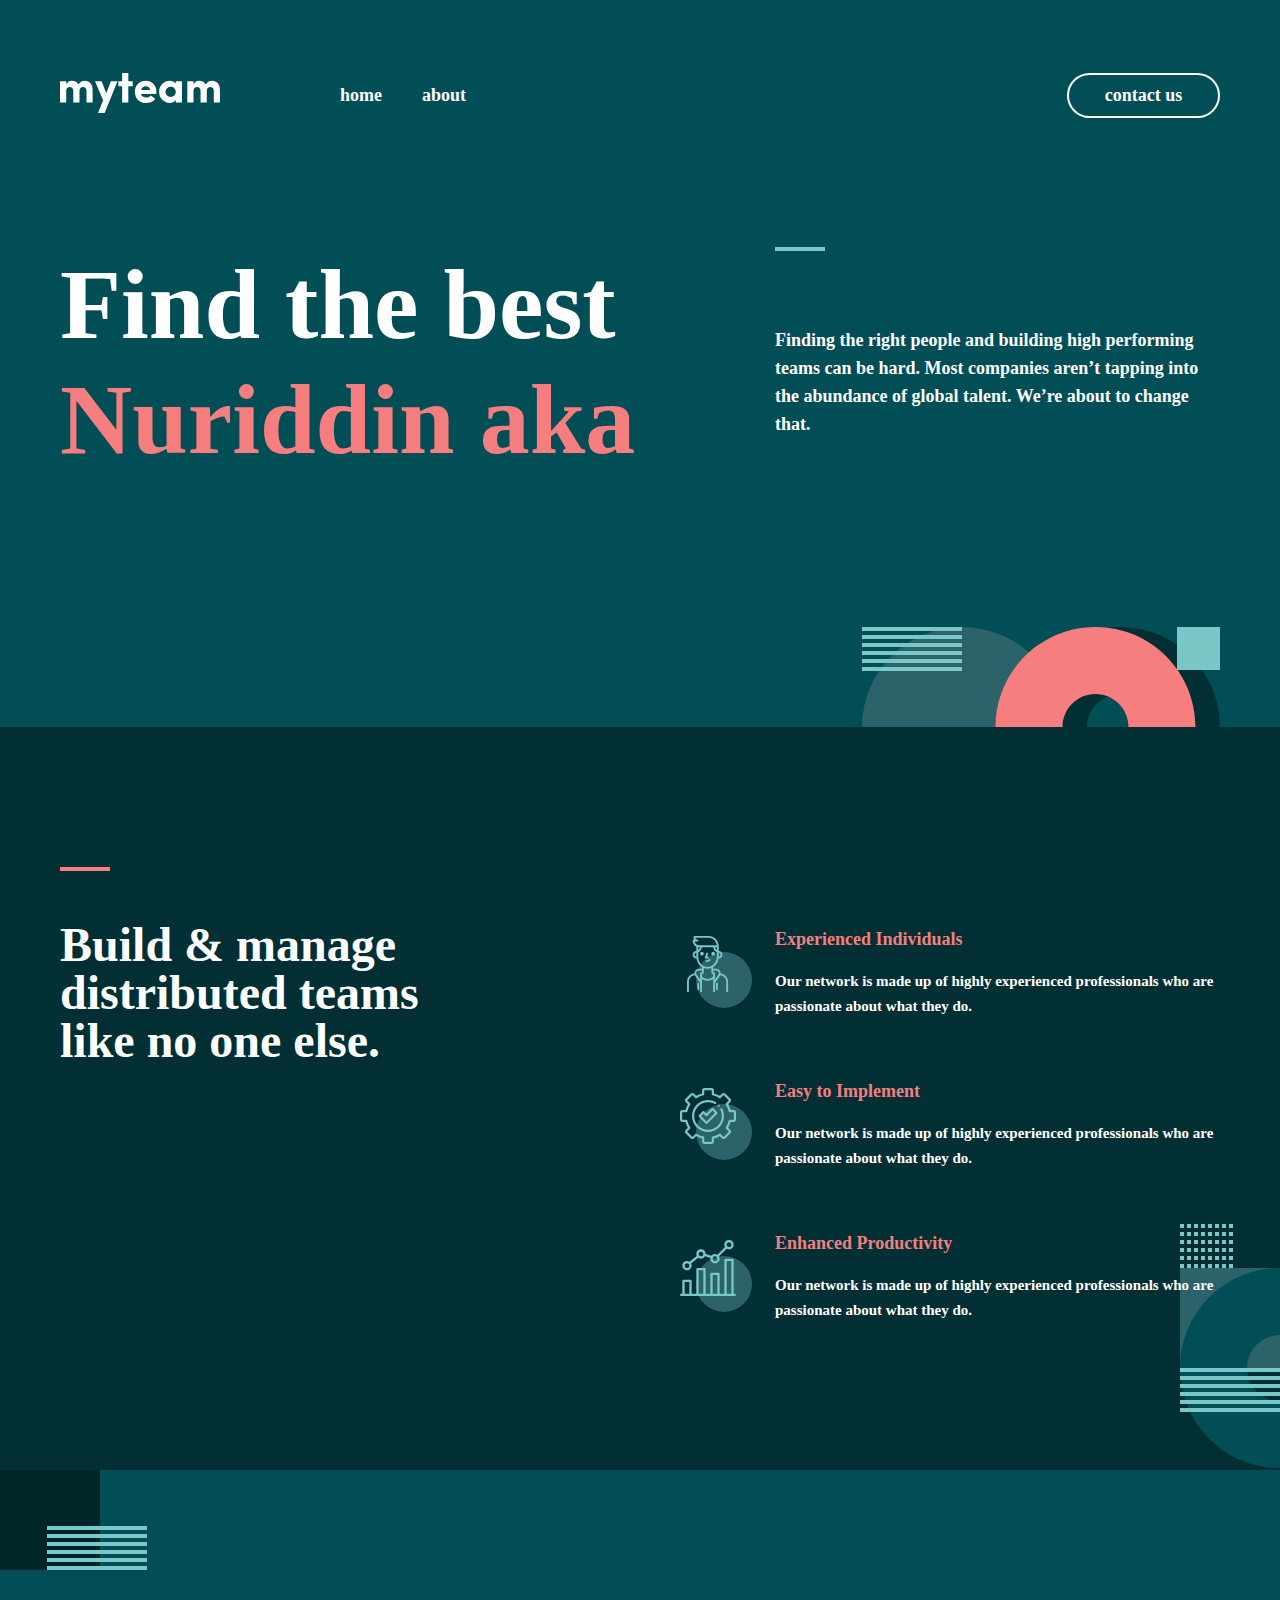
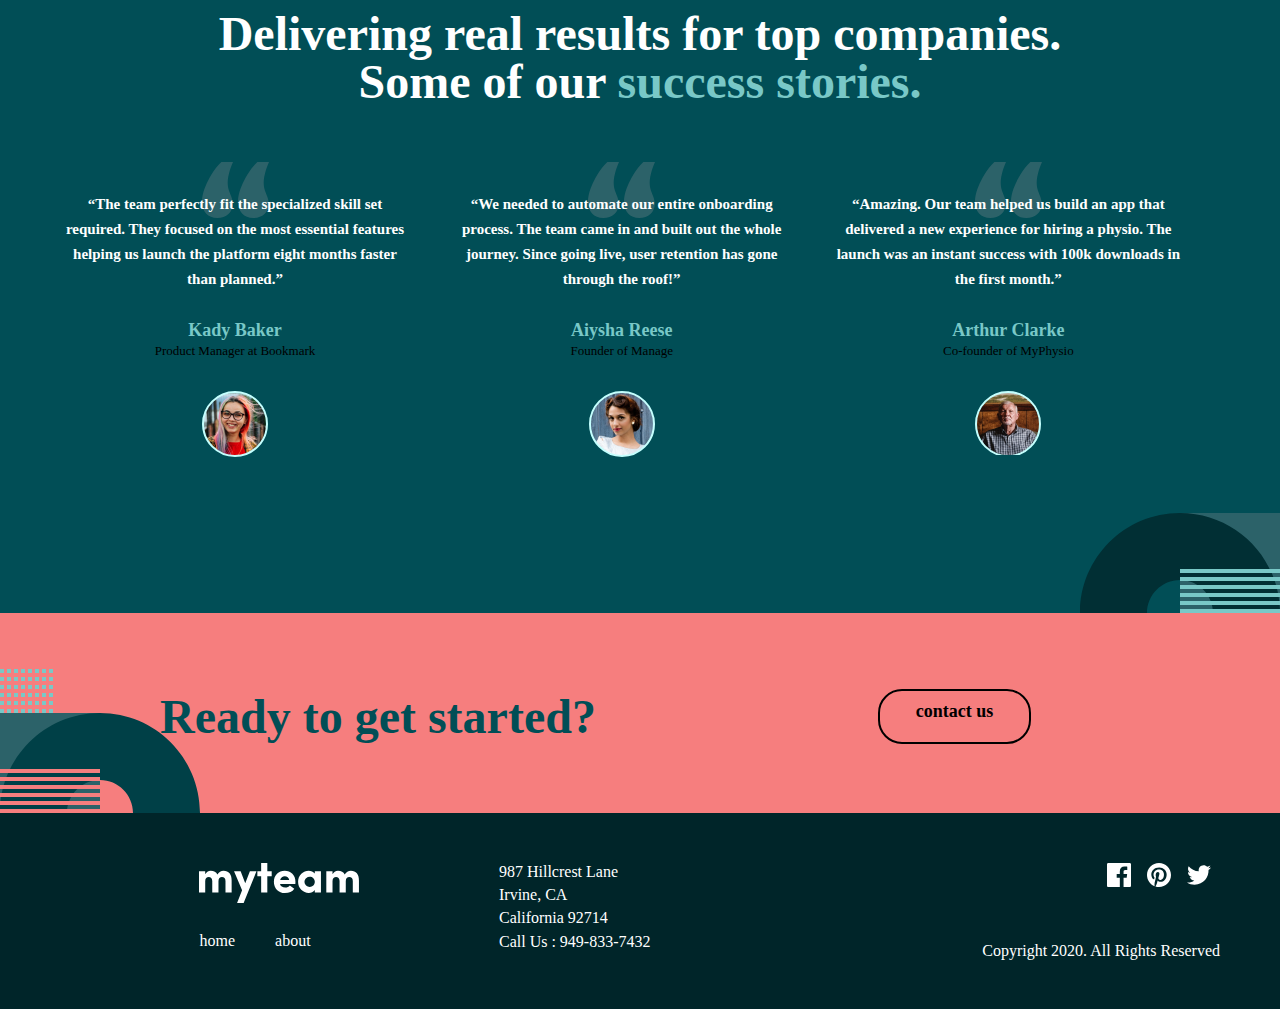
<file: index.html>
<!DOCTYPE html>
<html lang="en">
  <head>
    <meta charset="UTF-8" />
    <meta name="viewport" content="width=device-width, initial-scale=1.0" />
    <!-- <link rel="stylesheet" href="/css/minifiy.css" /> -->
    <link rel="stylesheet" href="/css/normalize.css" />
    <link rel="stylesheet" href="/css/main.css" />
    <title>Myteam</title>
  </head>
  <body>
    <header class="site-header">
      <div class="container">
        <div class="header-top header">
          <div class="header__logo-wraper">
            <a class="header__logo-link" href="/">
              <img
                src="/site_imgs/site_logo.svg"
                alt="site logo"
                width="160"
                height="40"
              />
            </a>
            <ul class="header__navlist navlist">
              <li class="navlist__item">
                <a class="navlist__link" href="#">home</a>
              </li>
              <li class="navlist__item">
                <a class="navlist__link" href="/stuyl.html">about</a>
              </li>
            </ul>
          </div>
          <a class="header__contact-link" href="/main.html">contact us</a>
        </div>
      </div>
    </header>
    <main class="site-min">
      <section class="hero-section">
        <div class="container">
          <div class="hero">
            <div class="hero__titel-wrapper">
              <h1 class="hero__titel">
                Find the best
                <span class="hero__titel hero__titel--color">Nuriddin aka</span>
              </h1>
            </div>
            <div class="hero__text-wrapper">
              <p class="hero__text">
                Finding the right people and building high performing teams can
                be hard. Most companies aren’t tapping into the abundance of
                global talent. We’re about to change that.
              </p>
            </div>
          </div>
        </div>
      </section>
      <section class="site-build">
        <div class="sit__bg-img">
          <div class="container">
            <div class="bulid">
              <div class="build__titel-wrapper">
                <span class="build__line"></span>
                <h2 class="build__titel">
                  Build & manage distributed teams like no one else.
                </h2>
              </div>
              <div class="build__list-wrapper">
                <ul class="bulid__list">
                  <li class="build__item">
                    <img
                      class="build__avatar-img"
                      src="/site_imgs/buil_img1.svg"
                      alt="img"
                    />
                    <div class="build__item-content item_content">
                      <h3 class="item-content__line">
                        Experienced Individuals
                      </h3>
                      <p class="item-content__text">
                        Our network is made up of highly experienced
                        professionals who are passionate about what they do.
                      </p>
                    </div>
                  </li>
                  <li class="build__item">
                    <img
                      class="build__avatar-img"
                      src="/site_imgs/build_img2.svg"
                      alt="img"
                    />
                    <div class="build__item-content item_content">
                      <h3 class="item-content__line">Easy to Implement</h3>
                      <p class="item-content__text">
                        Our network is made up of highly experienced
                        professionals who are passionate about what they do.
                      </p>
                    </div>
                  </li>
                  <li class="build__item">
                    <img
                      class="build__avatar-img"
                      src="/site_imgs/build_img3.svg"
                      alt="img"
                    />
                    <div class="build__item-content item_content">
                      <h3 class="item-content__line">Enhanced Productivity</h3>
                      <p class="item-content__text">
                        Our network is made up of highly experienced
                        professionals who are passionate about what they do.
                      </p>
                    </div>
                  </li>
                </ul>
              </div>
            </div>
          </div>
        </div>
      </section>
      <section class="success-stories">
        <div class="success__bg-img">
          <div class="container">
            <div class="success">
              <div class="success__titel-wrapper">
                <h2 class="success__titel">
                  Delivering real results for top companies. Some of our
                  <span class="success__titel-color">success stories.</span>
                </h2>
              </div>
              <div class="success__list-wrapper">
                <ul class="success__list">
                  <li class="success__item">
                    <p class="item-stories">
                      “The team perfectly fit the specialized skill set
                      required. They focused on the most essential features
                      helping us launch the platform eight months faster than
                      planned.”
                    </p>
                    <strong class="titel-stories">Kady Baker</strong>
                    <p class="success-name">Product Manager at Bookmark</p>
                    <img
                      class="success__img"
                      src="/site_imgs/success-img3.svg"
                      alt="face"
                    />
                  </li>
                </ul>
                <ul class="success__list">
                  <li class="success__item">
                    <p class="item-stories">
                      “We needed to automate our entire onboarding process. The
                      team came in and built out the whole journey. Since going
                      live, user retention has gone through the roof!”
                    </p>
                    <strong class="titel-stories">Aiysha Reese</strong>
                    <p class="success-name">Founder of Manage</p>
                    <img
                      class="success__img"
                      src="/site_imgs/success-img4.svg"
                      alt="face"
                    />
                  </li>
                </ul>
                <ul class="success__list">
                  <li class="success__item">
                    <p class="item-stories">
                      “Amazing. Our team helped us build an app that delivered a
                      new experience for hiring a physio. The launch was an
                      instant success with 100k downloads in the first month.”
                    </p>
                    <strong class="titel-stories">Arthur Clarke</strong>
                    <p class="success-name">Co-founder of MyPhysio</p>
                    <img
                      class="success__img"
                      src="/site_imgs/success-img5.svg"
                      alt="face"
                    />
                  </li>
                </ul>
              </div>
            </div>
          </div>
        </div>
      </section>
      <section class="section-start">
        <div class="container">
          <div class="wrapper-start">
            <h2 class="section-titel">Ready to get started?</h2>
            <a class="link-links" href="">contact us</a>
          </div>
        </div>
      </section>
    </main>
    <footer>
      <div class="container">
        <div class="footer_wrapper">
          <div class="wrapper-footer">
            <div class="footer_link">
              <img src="/site_imgs/site_logo.svg" alt="" />
              <div class="site__footer--link">
                <a class="link_links" href="#">home</a>
                <a class="link_links" href="#">about</a>
              </div>
            </div>

            <div class="wrapper_footer--titel">
              <p class="titel-footer">987 Hillcrest Lane</p>
              <p class="titel-footer">Irvine, CA</p>
              <p class="titel-footer">California 92714</p>
              <p class="titel-footer">Call Us : 949-833-7432</p>
            </div>
          </div>
          <div class="footer_content">
            <img class="footer_img" src="/site_imgs/img_footer.svg" alt="img" />
            <p class="footer_text">Copyright 2020. All Rights Reserved</p>
          </div>
        </div>
      </div>
    </footer>
  </body>
</html>
</file>
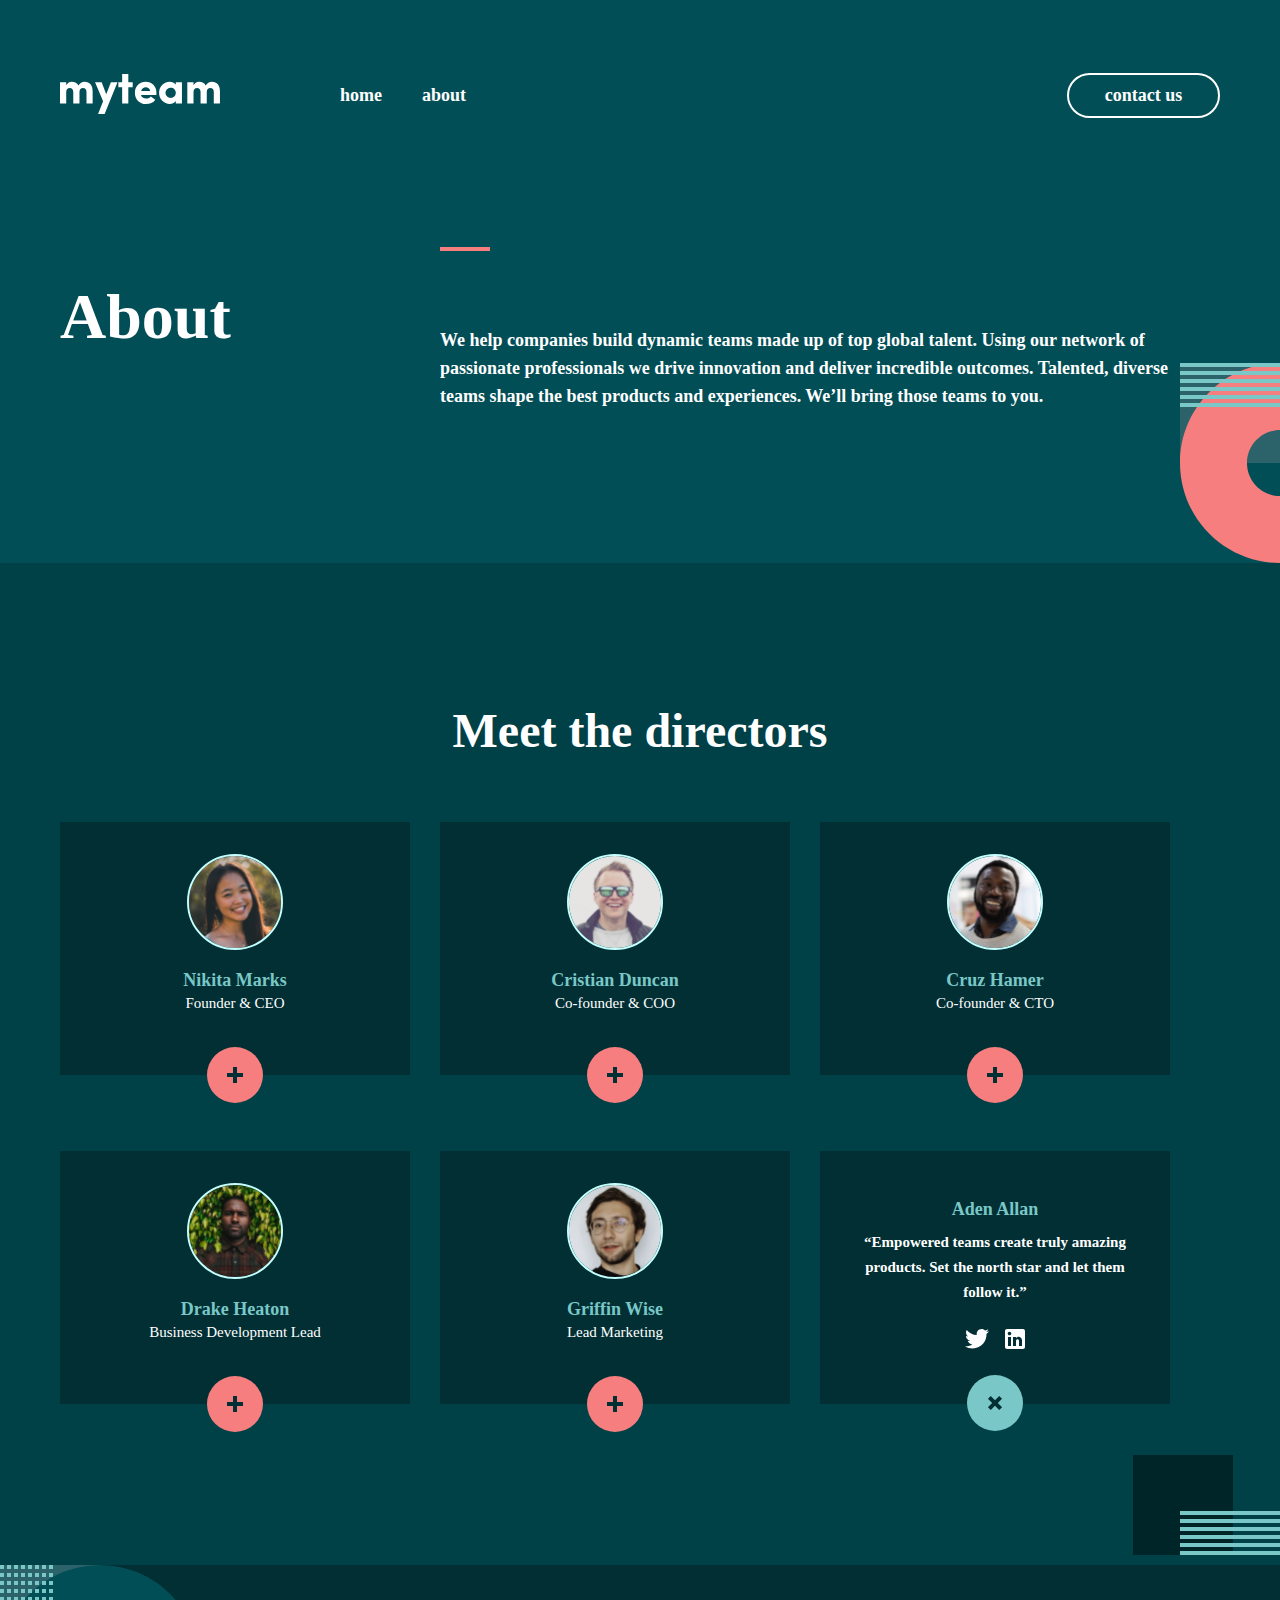
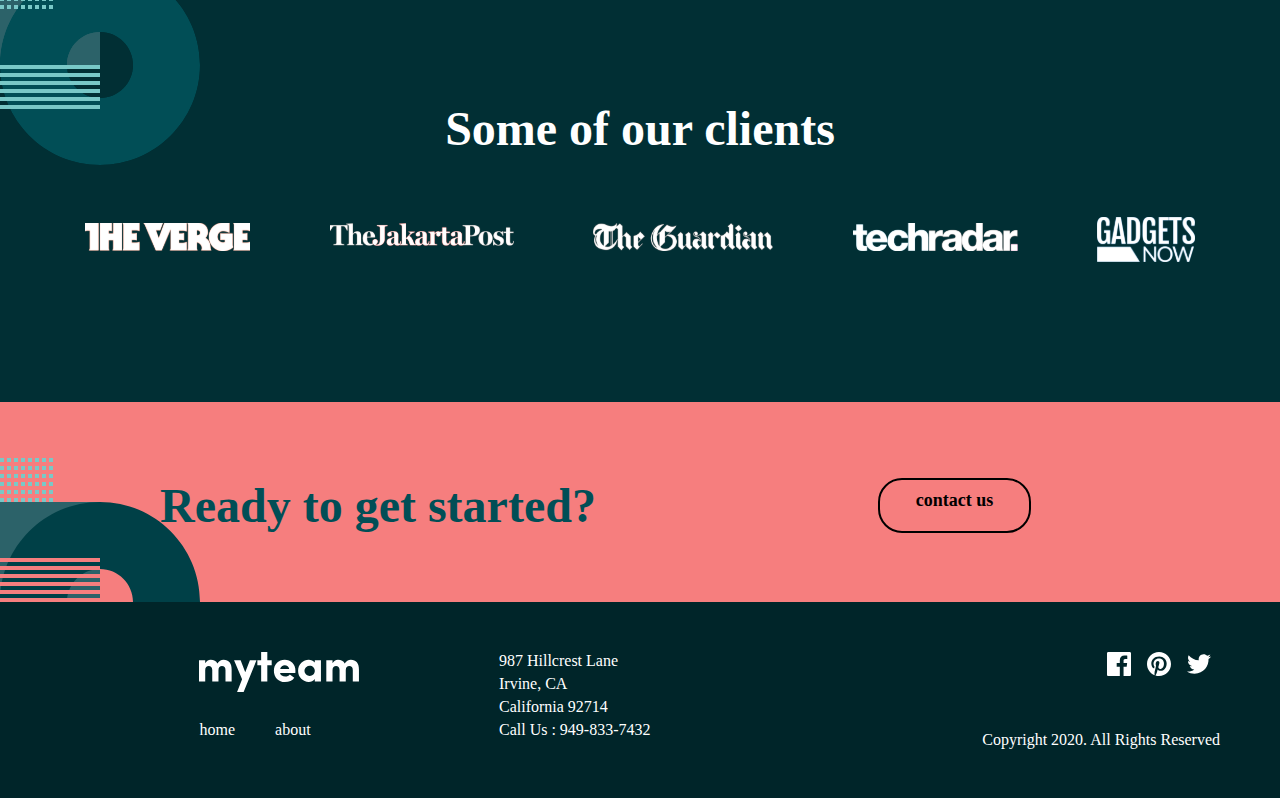
<file: stuyl.html>
<!DOCTYPE html>
<html lang="en">
<head>
    <meta charset="UTF-8">
    <meta name="viewport" content="width=device-width, initial-scale=1.0">
    <link rel="stylesheet" href="/css/sutyl.css">
    <title>About</title>
</head>
<body>
    <header class="site-header">
        <div class="container">
            <div class="header-top header">
                <div class="header__logo-wraper">
                    <a class="header__logo-link" href="/">
                        <img src="/site_imgs/site_logo.svg" alt="site logo" width="160" height="40">
                    </a> 
                    <ul class="header__navlist navlist">
                        <li class="navlist__item">
                            <a class="navlist__link" href="/index.html">home</a>
                        </li>
                        <li class="navlist__item">
                            <a class="navlist__link" href="/stuyl.html">about</a>
                        </li>
                    </ul>
                </div>
                <a class="header__contact-link" href="/main.html">contact us</a>
            </div>
        </div>
    </header>
    <main class="site-min">
        <section class="hero-section">
            <div class="container">
                <div class="hero">
                    <div class="hero__titel-wrapper">
                        <h1 class="hero__titel">About</h1>
                    </div>
                    <div class="hero__text-wrapper">
                        <p class="hero__text">
                            We help companies build dynamic teams made up of top global talent. Using our network of passionate professionals we drive innovation and deliver incredible outcomes. Talented, diverse teams shape the best products and experiences. We’ll bring those teams to you.
                        </p>
                    </div>
                </div>
            </div>
        </section>
        <section class="site-about">
            <div class="site-about-img">
                <div class="container">
                    <div class="site-boxs">
                        <h2 class="about-titel">Meet the directors</h2>
                        <div class="wrapper-about">
                            <ul class="about-wrapper-list">
                                <li class="about-list">
                                    <img src="/img_stuyl/img-4.svg" alt="img" width="96" height="96">
                                    <h3 class="list-text">Nikita Marks</h3>
                                    <p class="about-name">Founder & CEO</p>
                                    <button class="link-buuton">
                                    <img class="img-plus" src="/img_stuyl/img-plus.svg" alt="">
                                    </button>
                                </li>
                            </ul>
                            <ul class="about-wrapper-list">
                                <li class="about-list">
                                    <img src="/img_stuyl/img-5.svg" alt="img" width="96" height="96">
                                    <h3 class="list-text">Cristian Duncan</h3>
                                    <p class="about-name">Co-founder & COO</p>
                                    <button class="link-buuton">
                                    <img class="img-plus" src="/img_stuyl/img-plus.svg" alt="">
                                    </button>
                                </li>
                            </ul>
                            <ul class="about-wrapper-list">
                                <li class="about-list">
                                    <img src="/img_stuyl/img-6.svg" alt="img" width="96" height="96">
                                    <h3 class="list-text">Cruz Hamer</h3>
                                    <p class="about-name">Co-founder & CTO</p>
                                    <button class="link-buuton">
                                    <img class="img-plus" src="/img_stuyl/img-plus.svg" alt="">
                                    </button>
                                </li>
                            </ul>
                            <ul class="about-wrapper-list">
                                <li class="about-list">
                                    <img src="/img_stuyl/img-8.svg" alt="img" width="96" height="96">
                                    <h3 class="list-text">Drake Heaton</h3>
                                    <p class="about-name">Business Development Lead</p>
                                    <button class="link-buuton">
                                    <img class="img-plus" src="/img_stuyl/img-plus.svg" alt="">
                                    </button>
                                </li>
                            </ul>
                            <ul class="about-wrapper-list">
                                <li class="about-list">
                                    <img src="/img_stuyl/img-7.svg" alt="img" width="96" height="96">
                                    <h3 class="list-text">Griffin Wise</h3>
                                    <p class="about-name">Lead Marketing</p>
                                    <button class="link-buuton">
                                    <img class="img-plus" src="/img_stuyl/img-plus.svg" alt="">
                                    </button>
                                </li>
                            </ul>
                            <ul class="about-wrapper-list">
                                <li class="about-list">
                                    <h3 class="list-text">Aden Allan</h3>
                                    <p class="about-lorem">“Empowered teams create truly amazing products. Set the north star and let them follow it.”</p>
                                   <div class="wrapper-list-img">
                                    <img src="/img_stuyl/img-app.svg" alt="img">
                                   </div>
                                    <button class="links-buuton">
                                    <img class="img-plus" src="/img_stuyl/img-x.svg" alt="img">
                                    </button>
                                </li>
                            </ul>
                        </div>
                    </div>
                </div>
            </div>
        </section>
        <section class="site-clients">
            <div class="container">
                <div class="wrapper-titels">
                    <h2 class="wrapper-text">Some of our clients</h2>
                    <img src="/img_stuyl/img-10.svg" alt="">
                </div>
            </div>
        </section>
        <section class="section-start">
            <div class="container">
                <div class="wrapper-start">
                    <h2 class="section-titel">Ready to get started?</h2>
                    <a class="link-links" href="">contact us</a>
                </div>
            </div>
        </section>
    </main>
    <footer>
        <div class="container">
            <div class="footer_wrapper">
                <div class="wrapper-footer">
                    <div class="footer_link">
                        <img src="/site_imgs/site_logo.svg" alt="">
                       <div class="site__footer--link">
                        <a class="link_links" href="#">home</a>
                        <a class="link_links" href="#">about</a>
                       </div>
                    </div>
                
                    <div class="wrapper_footer--titel">
                     <p class="titel-footer">987  Hillcrest Lane</p>
                     <p class="titel-footer">Irvine, CA</p>
                     <p class="titel-footer">California 92714</p>
                     <p class="titel-footer">Call Us : 949-833-7432</p>
                    </div>
    
                </div>
                <div class="footer_content">
                    <img class="footer_img" src="/site_imgs/img_footer.svg" alt="img">
                    <p class="footer_text">Copyright 2020. All Rights Reserved</p>
                </div>
            </div>
        </div>
    </footer>
</body>
</html>
</file>
<file: css/minifiy.css>
.hero,.hero-section{background-repeat:no-repeat}*{margin:0;padding:0;list-style:none;text-decoration:none;-webkit-box-sizing:border-box;box-sizing:border-box;cursor:1}:root{--bg-color:rgba(1, 78, 86, 1);--bg-color2:rgb(246, 126, 126)}.visually-hidden{position:absolute;width:1px;height:1px;margin:-1px;border:0;padding:0;white-space:nowrap;-webkit-clip-path:inset(100%);clip-path:inset(100%);clip:rect(0 0 0 0);overflow:hidden}body{background-color:var(--bg-color);font-family:livvic,cursive}.container{width:1200px;margin:0 auto;padding:0 20px}.hero-section{background-image:url(/site_imgs/hero_bg1.svg);background-position:calc(50% - 767px) 0}.site-header{padding:73px 0 129px}.header__contact-link,.header__contact-link:hover{width:153px;padding:10px 0;font-weight:600;font-size:18px;text-align:center}.header-top{display:-webkit-box;display:-ms-flexbox;display:flex;-webkit-box-align:center;-ms-flex-align:center;align-items:center;-webkit-box-pack:justify;-ms-flex-pack:justify;justify-content:space-between}.header__logo-wraper,.header__navlist{display:-webkit-box;display:-ms-flexbox}.header__logo-wraper{display:flex;-webkit-box-align:center;-ms-flex-align:center;align-items:center}.header__navlist{display:flex;-webkit-box-align:center;-ms-flex-align:center;align-items:center;margin-left:80px}.bulid,.hero{display:-webkit-box;display:-ms-flexbox}.navlist__link{color:#fff;font-weight:600;font-size:18px}.navlist__link:hover{color:var(--bg-color2);font-weight:600;font-size:18px}.navlist__link:last-child{margin-left:40px}.header__contact-link{border:2px solid #fff;border-radius:24px;color:#fff}.header__contact-link:hover{border:2px solid var(--bg-color2);border-radius:24px;color:var(--bg-color2)}.hero{padding-bottom:250px;display:flex;-webkit-box-pack:justify;-ms-flex-pack:justify;justify-content:space-between;background-image:url(/site_imgs/hero_bg2.svg);background-position:bottom right}.bulid,.sit__bg-img{-webkit-box-pack:justify}.hero__titel-wrapper{width:635px}.hero__titel{font-weight:700;font-size:100px;color:#fff}.hero__titel--color,.link_links:hover,.titel-footer:hover{color:var(--bg-color2)}.hero__text-wrapper{position:relative;width:445px;padding-top:79px}.hero__text-wrapper::before{content:"";position:absolute;top:0;width:50px;height:4px;background-color:#79c8c7}.hero__text{color:#fff;font-weight:600;line-height:28px;font-size:18px}.build__titel,.item-content__line{font-weight:700;font-family:livvic}.site-build{height:743px;background:#012f34}.sit__bg-img,.success__bg-img{background-position:bottom right}.section-start,.sit__bg-img,.success-stories,.success__bg-img,.success__item{background-repeat:no-repeat}.bulid{display:flex;-ms-flex-pack:justify;justify-content:space-between;padding-top:140px}.build__item,.sit__bg-img{display:-webkit-box;display:-ms-flexbox}.build__titel{width:445px;color:#fff;font-size:48px;line-height:48px}.build__titel-wrapper{position:relative;width:445px;padding-top:54px}.build__titel-wrapper::before{content:"";position:absolute;top:0;width:50px;height:4px;background-color:var(--bg-color2)}.build__item{display:flex;padding-top:58px;gap:23px}.sit__bg-img{padding-bottom:145px;display:flex;-ms-flex-pack:justify;justify-content:space-between;background-image:url(/site_imgs/build_img4.svg)}.item-content__line{padding-bottom:16px;font-size:18px;line-height:28px;color:var(--bg-color2)}.item-content__text{width:445px;color:#fff;font-size:15px;font-weight:600;line-height:25px;letter-spacing:0}.success-stories{height:745px;background-image:url(/site_imgs/success-img1.svg)}.success__bg-img{padding-bottom:138px;display:-webkit-box;display:-ms-flexbox;display:flex;-webkit-box-pack:justify;-ms-flex-pack:justify;justify-content:space-between;background-image:url(/site_imgs/success-img2.svg)}.success{padding-top:140px}.success__titel-wrapper{display:-webkit-box;display:-ms-flexbox;display:flex;-webkit-box-pack:center;-ms-flex-pack:center;justify-content:center}.success__list-wrapper,.wrapper-start{display:-webkit-box;display:-ms-flexbox}.success__titel{width:959px;text-align:center;font-size:48px;font-weight:700;line-height:48px;letter-spacing:0;color:#fff}.success__titel-color{color:#79c8c7}.success__list-wrapper{display:flex;-webkit-box-pack:center;-ms-flex-pack:center;justify-content:center;padding-top:56px}.success__list{width:500px;height:313px}.success__item{width:350px;text-align:center;background-image:url(/site_imgs/success_img1.svg);padding-top:30px;background-position:center top}.item-stories{color:#fff;font-size:15px;font-weight:600;line-height:25px;letter-spacing:0;padding-bottom:24px}.titel-stories{font-family:Livvic;font-size:18px;font-weight:700;line-height:28px;letter-spacing:0;color:#79c8c7}.success-name{font-size:13px;padding-bottom:32px}.section-start{height:200px;background-color:var(--bg-color2);background-image:url(/site_imgs/img_start.svg);background-position:bottom left}.wrapper-start{width:971px;display:flex;-webkit-box-pack:justify;-ms-flex-pack:justify;justify-content:space-between;padding-left:100px;padding-top:76px}.footer_wrapper,.wrapper-footer{display:-webkit-box;display:-ms-flexbox}.section-titel{font-size:48px;color:var(--bg-color)}.link-links,.link-links:hover{width:153px;padding:10px 0;text-align:center;font-weight:600;font-size:18px}.link-links{border:2px solid #000;border-radius:24px;color:#000}.link-links:hover{border:2px solid var(--bg-color);border-radius:24px;color:var(--bg-color)}footer{height:196px;background-color:#002529}.footer_wrapper{display:flex;-webkit-box-pack:justify;-ms-flex-pack:justify;justify-content:space-between;padding-top:50px}.wrapper-footer{width:730px;display:flex;-webkit-box-pack:space-evenly;-ms-flex-pack:space-evenly;justify-content:space-evenly}.link_links,.wrapper_footer--titel{color:#fff}.site__footer--link{width:140px;display:-webkit-box;display:-ms-flexbox;display:flex;gap:40px;padding-top:25px}.titel-footer{padding-bottom:5px}.footer_img{padding-left:125px}.footer_text{font-family:livvic;padding-top:51px;color:#fff}
</file>
<file: css/main.css>
*{
    margin: 0;
    padding: 0;
    list-style: none;
    text-decoration: none;
    -webkit-box-sizing: border-box;
            box-sizing: border-box;
    cursor: 1;
}
:root{
    --bg-color:rgba(1, 78, 86, 1);
    --bg-color2:rgb(246, 126, 126);
}
.visually-hidden {
    position: absolute;
    width: 1px;
    height: 1px;
    margin: -1px;
    border: 0;
    padding: 0;
    
    white-space: nowrap;
    -webkit-clip-path: inset(100%);
            clip-path: inset(100%);
    clip: rect(0 0 0 0);
    overflow: hidden;
  }
body{
    background-color:var(--bg-color);
    font-family: "livvic", cursive;
}

.container{
    width: 1200px;
    margin: 0 auto;
    padding: 0 20px;
}

/* site header style end */
 .hero-section{
    background-image: url(/site_imgs/hero_bg1.svg);
    background-repeat: no-repeat;
    background-position: calc(50% - 767px)0;
} 
.site-header{
    padding:73px 0 129px ;
}
.header-top{
    display: -webkit-box;
    display: -ms-flexbox;
    display: flex;
    -webkit-box-align: center;
        -ms-flex-align: center;
            align-items: center;
    -webkit-box-pack: justify;
        -ms-flex-pack: justify;
            justify-content: space-between;
}
.header__logo-wraper{
    display: -webkit-box;
    display: -ms-flexbox;
    display: flex;
    -webkit-box-align: center;
        -ms-flex-align: center;
            align-items: center;
}
.header__navlist{
display: -webkit-box;
display: -ms-flexbox;
display: flex;
-webkit-box-align: center;
    -ms-flex-align: center;
        align-items: center;
margin-left: 80px;
}
.navlist__link{
    color: white;
    font-weight: 600;
    font-size: 18px;
}
.navlist__link:hover{
    color:var(--bg-color2);
    font-weight: 600;
    font-size: 18px;
}

.navlist__link:last-child{
    margin-left: 40px;
}
.header__contact-link{
    width: 153px;
    padding: 10px 0;
    border: 2px solid white;
    border-radius: 24px;
    text-align: center;
    color: white;
    font-weight: 600;
    font-size: 18px;
}
.header__contact-link:hover{
    width: 153px;
    padding: 10px 0;
    border: 2px solid var(--bg-color2);
    border-radius: 24px;
    text-align: center;
    color: var(--bg-color2);
    font-weight: 600;
    font-size: 18px;
}
/* site header style end */

/* site main_section-1{srtart} */
.hero{
    padding-bottom: 250px;
    display: -webkit-box;
    display: -ms-flexbox;
    display: flex;
    -webkit-box-pack:justify;
        -ms-flex-pack:justify;
            justify-content:space-between;
    background-image: url(/site_imgs/hero_bg2.svg);
    background-repeat: no-repeat;
    background-position: bottom right;
}
.hero__titel-wrapper{
    width: 635px;
}
.hero__titel{
    font-weight: 700;
    font-size: 100px;
    color: white;
}
.hero__titel--color{
    color: var(--bg-color2);
}
.hero__text-wrapper{
    position: relative;
    width: 445px;
    padding-top: 79px;
}

.hero__text-wrapper::before{
    content: "";
    position: absolute;
    top: 0;
    width: 50px;
    height: 4px;
    background-color:rgba(121, 200, 199, 1);
    
}
.hero__text{
    color: white;
    font-size: 18px;
    font-weight: 600;
    line-height: 28px;
    font-size: 18px;
}
/* site main_section-1{finesh} */

/* site main_section_2{start} */
.site-build{
    height:743px;
    background: rgba(1, 47, 52, 1);
}
.bulid{
    display: -webkit-box;
    display: -ms-flexbox;
    display: flex;
    -webkit-box-pack: justify;
        -ms-flex-pack: justify;
            justify-content: space-between;
    padding-top: 140px;
}
.build__titel{
    width: 445px;
    color: white;
    font-size: 48px;
    line-height: 48px;
    font-weight: 700;
    font-family: "livvic";
}
.build__titel-wrapper{
    position: relative;
    width: 445px;
    padding-top: 54px;
}

.build__titel-wrapper::before{
    content: "";
    position: absolute;
    top: 0;
    width: 50px;
    height: 4px;
    background-color:var(--bg-color2);
    
}
.build__item{
    display: -webkit-box;
    display: -ms-flexbox;
    display: flex;
    padding-top: 58px;
    gap: 23px;
}
.sit__bg-img{
    padding-bottom: 145px;
    display: -webkit-box;
    display: -ms-flexbox;
    display: flex;
    -webkit-box-pack:justify;
        -ms-flex-pack:justify;
            justify-content:space-between;
    background-image: url(/site_imgs/build_img4.svg);
    background-repeat: no-repeat;
    background-position: bottom right;   
}
.item-content__line {
    padding-bottom: 16px;
    font-size: 18px;
    font-weight: 700;
    line-height: 28px;
    font-family: "livvic";
    color: var(--bg-color2);
}
.item-content__text {
    width: 445px;
    color: rgb(255, 255, 255);
    /* font-family:"livvic"; */
    font-size: 15px;
    font-weight: 600;
    line-height: 25px;
    letter-spacing: 0px;
}

/* site main_section_2{finesh} */

/* site main_section_3{start} */
.success-stories {
    background-image: url(/site_imgs/success-img1.svg), url("../site_imgs/success-img2.svg");
    background-repeat: no-repeat;
    background-position: top left,bottom right;
}
.success__bg-img {
    padding-bottom: 138px;
    display: -webkit-box;
    display: -ms-flexbox;
    display: flex;
    -webkit-box-pack:justify;
        -ms-flex-pack:justify;
            justify-content:space-between;
}
.success {
    padding-top: 140px;
}
.success__titel-wrapper {
    display: -webkit-box;
    display: -ms-flexbox;
    display: flex;
    -webkit-box-pack: center;
        -ms-flex-pack: center;
            justify-content: center;
}
.success__titel {
width: 959px;
text-align:  center;
font-size: 48px;
font-weight: 700;
line-height: 48px;
letter-spacing: 0px;
color: white;
}
.success__titel-color {
    color: rgb(121, 200, 199);
}
 .success__list-wrapper {
    display: -webkit-box;
    display: -ms-flexbox;
    display: flex;
    -webkit-box-pack: center;
        -ms-flex-pack: center;
            justify-content: center; 
    padding-top: 56px;
}
.success__list {
    width: 500px;
    height: 313px;
}
.success__item {
    width: 350px;
    text-align: center;
    background-image: url(/site_imgs/success_img1.svg);
    background-repeat: no-repeat;
    padding-top: 30px; 
    background-position: center top;
}

.item-stories {
color: rgb(255, 255, 255);
font-size: 15px;
font-weight: 600;
line-height: 25px;
letter-spacing: 0px;
padding-bottom: 24px;
}
.titel-stories {
    color: rgb(121, 200, 199);
    font-family: Livvic;
    font-size: 18px;
    font-weight: 700;
    line-height: 28px;
    letter-spacing: 0px;
   color:rgb(121, 200, 199);   
}
.success-name {
    font-size: 13px;
   padding-bottom: 32px;
}

/* site main_section_3{finesh} */

/* site main_section_4{start} */
.section-start {
    height: 200px;
    background-color: var(--bg-color2);
    background-image:url(/site_imgs/img_start.svg);
    background-repeat: no-repeat;
    background-position:bottom left;
}

.wrapper-start {
    width: 971px;
    display: -webkit-box;
    display: -ms-flexbox;
    display: flex;
    -webkit-box-pack: justify;
        -ms-flex-pack: justify;
            justify-content: space-between;
    padding-left: 100px;
    padding-top: 76px;
}
.section-titel {
    font-size: 48px;
    color: var(--bg-color);
}
.link-links {
    width: 153px;
    padding: 10px 0;
    border: 2px solid black;
    border-radius: 24px;
    text-align: center;
    color: black;
    font-weight: 600;
    font-size: 18px;    
}
.link-links:hover {
    width: 153px;
    padding: 10px 0;
    border: 2px solid var(--bg-color);
    border-radius: 24px;
    text-align: center;
    color:var(--bg-color);
    font-weight: 600;
    font-size: 18px;    
}
/* site main_section_4{finesh} */

/* site main_section_5{stert} */
footer{
    height: 196px;
    background-color: rgb(0, 37, 41);
}
.footer_wrapper{
    display: -webkit-box;
    display: -ms-flexbox;
    display: flex;
    -webkit-box-pack: justify;
        -ms-flex-pack: justify;
            justify-content: space-between;
    padding-top: 50px;
}
.wrapper-footer{
width: 730px;
display: -webkit-box;
display: -ms-flexbox;
display: flex;
-webkit-box-pack:space-evenly;
    -ms-flex-pack:space-evenly;
        justify-content:space-evenly;
}
.wrapper_footer--titel{
    color: white;
}
.site__footer--link{
    width: 140px;
    display: -webkit-box;
    display: -ms-flexbox;
    display: flex;
    gap: 40px;
    padding-top: 25px;
}
.titel-footer{
padding-bottom: 5px;
}
.titel-footer:hover{
color: var(--bg-color2);
}
.link_links{
color: white;
}
.link_links:hover{
color:var(--bg-color2);
}

.footer_img{
padding-left: 125px;
}
.footer_text {
    font-family: "livvic";
    padding-top: 51px;
    color:rgba(255, 255, 255, 1);
}
/* site main_section_5{finesh} */
</file>
<file: css/sutyl.css>
*{
    margin: 0;
    padding: 0;
    list-style: none;
    text-decoration: none;
    -webkit-box-sizing: border-box;
            box-sizing: border-box;
    cursor: 1;
}
:root{
    --bg-color:rgba(1, 78, 86, 1);
    --bg-color2:rgb(246, 126, 126);
    --bg-color3:rgb(0, 64, 71);
}
.visually-hidden {
    position: absolute;
    width: 1px;
    height: 1px;
    margin: -1px;
    border: 0;
    padding: 0;
    
    white-space: nowrap;
    -webkit-clip-path: inset(100%);
            clip-path: inset(100%);
    clip: rect(0 0 0 0);
    overflow: hidden;
  }
body{
    background-color:var(--bg-color);
    font-family: "livvic", cursive;
}

.container{
    width: 1200px;
    margin: 0 auto;
    padding: 0 20px;
}

/* site header style end */
 .hero-section{
    height: 316px;
    background-image: url(/img_stuyl/img-1.svg);
    background-repeat: no-repeat;
    background-position: bottom right;
} 
.site-header{
    padding:73px 0 129px ;
}
.header-top{
    display: -webkit-box;
    display: -ms-flexbox;
    display: flex;
    -webkit-box-align: center;
        -ms-flex-align: center;
            align-items: center;
    -webkit-box-pack: justify;
        -ms-flex-pack: justify;
            justify-content: space-between;
}
.header__logo-wraper{
    display: -webkit-box;
    display: -ms-flexbox;
    display: flex;
    -webkit-box-align: center;
        -ms-flex-align: center;
            align-items: center;
}
.header__navlist{
display: -webkit-box;
display: -ms-flexbox;
display: flex;
-webkit-box-align: center;
    -ms-flex-align: center;
        align-items: center;
margin-left: 80px;
}
.navlist__link{
    color: white;
    font-weight: 600;
    font-size: 18px;
}
.navlist__link:hover{
    color:var(--bg-color2);
    font-weight: 600;
    font-size: 18px;
}

.navlist__link:last-child{
    margin-left: 40px;
}
.header__contact-link{
    width: 153px;
    padding: 10px 0;
    border: 2px solid white;
    border-radius: 24px;
    text-align: center;
    color: white;
    font-weight: 600;
    font-size: 18px;
}
.header__contact-link:hover{
    width: 153px;
    padding: 10px 0;
    border: 2px solid var(--bg-color2);
    border-radius: 24px;
    text-align: center;
    color: var(--bg-color2);
    font-weight: 600;
    font-size: 18px;
}
/* site header style end */

/* site main_section-1{srtart} */
.hero{
    padding-bottom: 250px;
    display: -webkit-box;
    display: -ms-flexbox;
    display: flex;
    -webkit-box-pack:justify;
        -ms-flex-pack:justify;
            gap:30px ;
    /* background-image: url(/img_stuyl/img-1.svg); */
    background-repeat: no-repeat;
    background-position: bottom right;
}
.hero__titel-wrapper{
    width: 350px;
}
.hero__titel{
    padding-top:20px;
    font-weight: 700;
    line-height: 100px;
    font-size: 64px;
    color: white;
    font-family: "livvic";
}
.hero__text-wrapper{
    position: relative;
    width: 445px;
    padding-top: 79px;
}

.hero__text-wrapper::before{
    content: "";
    position: absolute;
    top: 0;
    width: 50px;
    height: 4px;
    background-color:var(--bg-color2);
    
}
.hero__text{
    width: 730px;
    color: white;
    font-size: 18px;
    font-weight: 600;
    line-height: 28px;
    font-size: 18px;
}
/* site main_section-1{finesh} */

/* site main_section-2{start} */
.site-about {
    height: 1002px;
    background-color: var(--bg-color3);
    background-image: url(/img_stuyl/img-2.svg);
    background-repeat: no-repeat;
    background-position: calc(54% - 767px)0;
}
.site-about-img {
    padding-bottom: 75px;
    background-image: url(/img_stuyl/img-3.svg);
    background-repeat: no-repeat;
    background-position: bottom right;
}
.site-boxs{
padding-top: 140px;
}
.about-titel {
    font-size: 48px;
    font-weight: 800;
    color: white;
    text-align: center;
}
.about-wrapper-list{
    width: 350px;
    height: 253px;
    background-color: rgb(1, 47, 52);
    padding: 32px;
    margin-bottom: 76px;
}
.about-wrapper-list:hover{
    width: 350px;
    height: 253px;
    background-color: rgb(0, 37, 41);
}
.wrapper-about {
    width: 1110px;
    display: flex;
    flex-wrap: wrap;
    justify-content: space-between;
    margin-top: 64px;
}
.about-list {
    text-align: center;
}
.list-text {
    font-size: 18px;
    font-weight: 700;
    font-family:"livvic";
    color: rgb(121, 200, 199);
    padding-top: 16px;
}
.about-name {
    color: white;
    font-family: "livvic";
    font-size: 15px;
    font-weight: 500;
    line-height: 25px;
}
.link-buuton{
    width: 56px;
    height: 56px;
    border: none;
    border-radius: 100%;
    margin-top: 31px;
    background-color: rgb(246, 126, 126);
}
.link-buuton:hover{
    width: 56px;
    height: 56px;
    border: none;
    border-radius: 100%;
    margin-top: 31px;
    background-color: rgb(121, 200, 199);
}
.about-lorem{
    height: 75px;
    text-align: center;
    color: white;
    font-size: 15px;
    font-weight: 600;
    line-height: 25px;
    letter-spacing: 0px;
    margin-top: 10px;
}
.wrapper-list-img{
    margin-top: 24px;
}
.links-buuton{
    width: 56px;
    height: 56px;
    border: none;
    border-radius: 100%;
    margin-top: 22px;
    background-color: rgb(121, 200, 199);
}
.links-buuton:hover{
    width: 56px;
    height: 56px;
    border: none;
    border-radius: 100%;
    margin-top: 22px;
    background-color: rgb(246, 126, 126);
}
.img-plus{
    margin:20px;
}
/* site main_section-2{finesh} */

/* site main_section-2{start} */
.site-clients {
    height: 437px;
    background-color: rgb(1, 47, 52);    
    background-repeat:no-repeat ;
    background-position: calc(80% -800px) ;
    background-image: url(/img_stuyl/img-11.svg);
}

.wrapper-titels {
    text-align: center;
    padding-top: 140px;
}
.wrapper-text {
    color: white;
    padding-bottom: 64px;
    font-size: 48px;
    font-weight: 700;
    line-height: 48px;
    letter-spacing: 0px;    
}
/* site main_section-2{finesh} */

/* site main_section_4{start} */
.section-start {
    height: 200px;
    background-color: var(--bg-color2);
    background-image:url(/site_imgs/img_start.svg);
    background-repeat: no-repeat;
    background-position:bottom left;
}

.wrapper-start {
    width: 971px;
    display: -webkit-box;
    display: -ms-flexbox;
    display: flex;
    -webkit-box-pack: justify;
        -ms-flex-pack: justify;
            justify-content: space-between;
    padding-left: 100px;
    padding-top: 76px;
}
.section-titel {
    font-size: 48px;
    color: var(--bg-color);
}
.link-links {
    width: 153px;
    padding: 10px 0;
    border: 2px solid black;
    border-radius: 24px;
    text-align: center;
    color: black;
    font-weight: 600;
    font-size: 18px;    
}
.link-links:hover {
    width: 153px;
    padding: 10px 0;
    border: 2px solid var(--bg-color);
    border-radius: 24px;
    text-align: center;
    color:var(--bg-color);
    font-weight: 600;
    font-size: 18px;    
}
/* site main_section_4{finesh} */

/* site main_section_5{stert} */
footer{
    height: 196px;
    background-color: rgb(0, 37, 41);
}
.footer_wrapper{
    display: -webkit-box;
    display: -ms-flexbox;
    display: flex;
    -webkit-box-pack: justify;
        -ms-flex-pack: justify;
            justify-content: space-between;
    padding-top: 50px;
}
.wrapper-footer{
width: 730px;
display: -webkit-box;
display: -ms-flexbox;
display: flex;
-webkit-box-pack:space-evenly;
    -ms-flex-pack:space-evenly;
        justify-content:space-evenly;
}
.wrapper_footer--titel{
    color: white;
}
.site__footer--link{
    width: 140px;
    display: -webkit-box;
    display: -ms-flexbox;
    display: flex;
    gap: 40px;
    padding-top: 25px;
}
.titel-footer{
padding-bottom: 5px;
}
.titel-footer:hover{
color: var(--bg-color2);
}
.link_links{
color: white;
}
.link_links:hover{
color:var(--bg-color2);
}

.footer_content {
}
.footer_img{
padding-left: 125px;
}
.footer_text {
    font-family: "livvic";
    padding-top: 51px;
    color:rgba(255, 255, 255, 1);
}
/* site main_section_5{finesh} */
</file>
